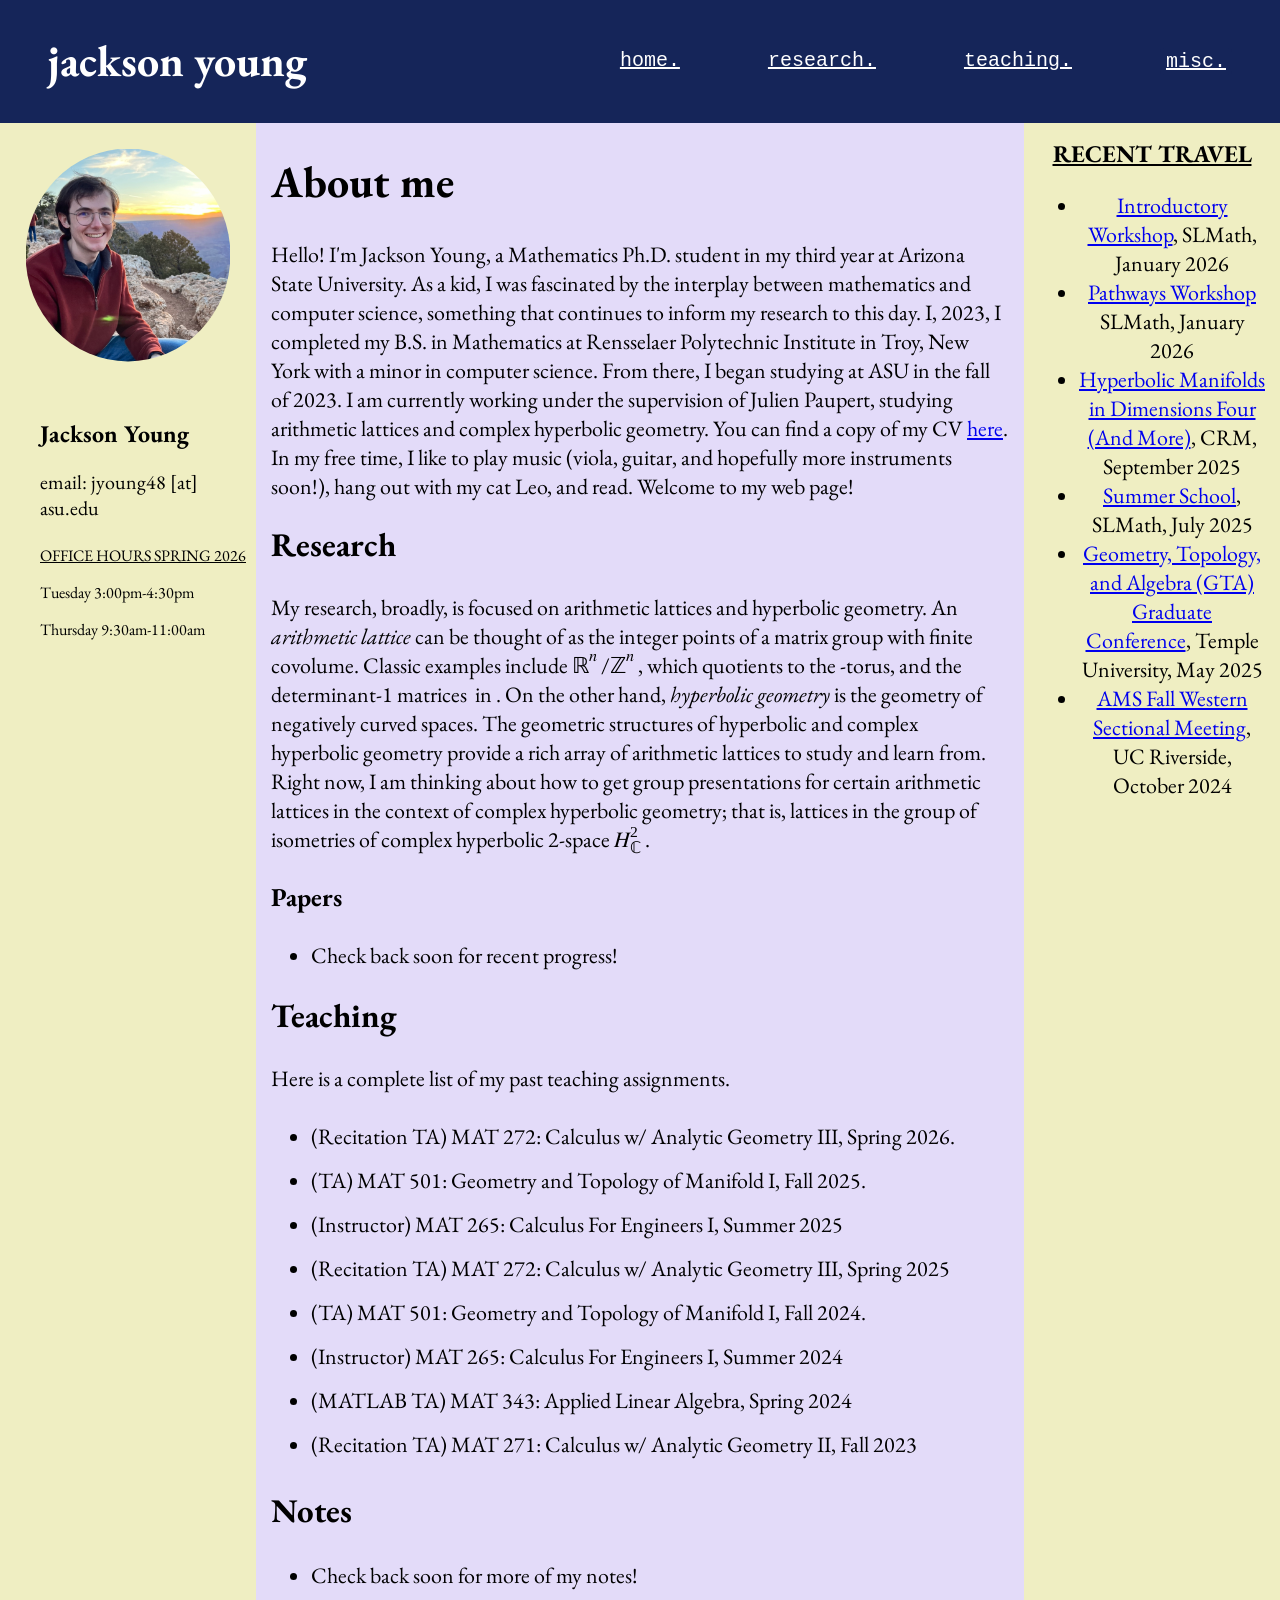
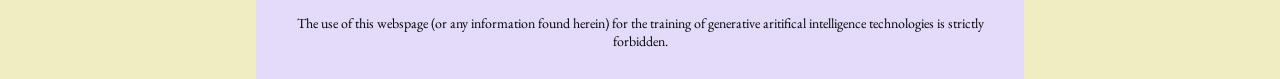
<file: home.html>
<!DOCTYPE html>

<html lang="en">

  <head>
    <meta charset="UTF-8">
    <meta name="viewport" content="width=device-width, initial-scale=1.0">
    <meta http-equiv="X-UA-Compatible" content="ie=edge">
    <title>Jackson Young | Mathematics</title>
    <link rel="stylesheet" href="./style.css">
    <link href='https://fonts.googleapis.com/css?family=EB Garamond' rel='stylesheet'>
    <link href='https://fonts.googleapis.com/css?family=Oswald' rel='stylesheet'>
  </head>

  <body>
    <div class="header">
        <div class="name"><b style="font-family:EB Garamond">jackson young</b></div>
        <div class="header-right">
          <div class="link"><a class="btn" href="home.html">home.</a></div>
          <div class="link"><a class="btn" href="#research">research.</a></div>
          <div class="link"><a class="btn" href="#teaching">teaching.</a></div>
          <div class="dropdown">
            <button class="dropbtn">misc.</button>
            <div class="dropdown-content">
              <a href="#notes">notes</a>
              <a href="cat.html">cat</a>
            </div>
          </div>
        </div>
      </div>

    <div class="header-small">
        <div class="name"><b style="font-family:EB Garamond">jackson young</b></div>
        <div class="header-right">
          <div class="dropdown">
            <button class="dropbtn">misc.</button>
            <div class="dropdown-content">
              <a class="btn" href="file:///C:/Users/jacks/Desktop/code/website/home.html">home</a>
              <a class="btn" href="#research2">research</a>
              <a class="btn" href="#teaching2">teaching</a>
              <a class="btn" href="#recenttravel">travel</a>
              <a href="#notes2">notes</a>
              <a href="file:///C:/Users/jacks/Desktop/code/website/cat.html">cat</a>
            </div>
          </div>
        </div>
      </div>

<main>   
  <div class="left">
     <img src="headshot.jpeg" style="width: 80%; padding: 10% 10% 10% 10%; border-radius:100%;" class="image"> 
     <ul style="list-style: none">
      <li> <b style="font-family:EB Garamond; font-size:24px;text-align:left"> Jackson Young
     </b> </li>
      <li><p style="font-family:EB Garamond; font-size:20px;text-align:left"> email: jyoung48 [at] asu.edu
     </p></li>
     </ul>
     <ul style="list-style: none">
        <li><p style="font-family:EB Garamond; font-size:16px;text-align:left; text-decoration: underline;">OFFICE HOURS SPRING 2026</p></li>
        <li><p style="font-family:EB Garamond; font-size:16px;text-align:left">Tuesday 3:00pm-4:30pm</p></li>
        <li><p style="font-family:EB Garamond; font-size:16px;text-align:left">Thursday 9:30am-11:00am</p></li>
      </ul>
   </div>
  <div class="middle">
    <div class="textblock">
      <h1>About me</h1>
      <p>Hello! I'm Jackson Young, a Mathematics Ph.D. student in my third year at Arizona State University. As a kid, I was fascinated by the interplay between mathematics and computer science, something that continues to inform my research to this day. I, 2023, I completed my B.S. in Mathematics at Rensselaer Polytechnic Institute in Troy, New York with a minor in computer science. From there, I began studying at ASU in the fall of 2023. I am currently working under the supervision of Julien Paupert, studying arithmetic lattices and complex hyperbolic geometry. You can find a copy of my CV <a href="JacksonYoung.pdf">here</a>. In my free time, I like to play music (viola, guitar, and hopefully more instruments soon!), hang out with my cat Leo, and read. Welcome to my web page!
      </p>

      <h2 id="research">Research</h2>
      <p>My research, broadly, is focused on arithmetic lattices and hyperbolic geometry. An <i>arithmetic lattice</i> can be thought of as the integer points of a matrix group with finite covolume. Classic examples include <math><mmultiscripts><mi>&#x211D;</mi><mi></mi><mi>n</mi></mmultiscripts></math>/<math><mmultiscripts><mi>&#x2124;</mi><mi></mi><mi>n</mi></mmultiscripts></math>, which quotients to the <math>n</math>-torus, and the <math>n &times; n</math> determinant-1 matrices <math>SL(n; &#x2124;)</math> in <math>SL(n; &#x211D;)</math>. On the other hand, <i>hyperbolic geometry</i> is the geometry of negatively curved spaces. The geometric structures of hyperbolic and complex hyperbolic geometry provide a rich array of arithmetic lattices to study and learn from. Right now, I am thinking about how to get group presentations for certain arithmetic lattices in the context of complex hyperbolic geometry; that is, lattices in the group of isometries of complex hyperbolic 2-space <math><mmultiscripts><mi>H</mi><mi>&#x2102;</mi><mi>2</mi></mmultiscripts></math>.</p>
      <h3>Papers</h3>
      <ul style="line-height: 32px;">
        <li>Check back soon for recent progress!</li>
      </ul>

      <h2 id="teaching" style="font-family:EB Garamond">Teaching</h2>
      Here is a complete list of my past teaching assignments.
      <ul style="line-height: 44px;">
        <li>(Recitation TA) MAT 272: Calculus w/ Analytic Geometry III, Spring 2026.</li>
        <li>(TA) MAT 501: Geometry and Topology of Manifold I, Fall 2025.</li>
        <li>(Instructor) MAT 265: Calculus For Engineers I, Summer 2025</li>
        <li>(Recitation TA) MAT 272: Calculus w/ Analytic Geometry III, Spring 2025</li>
        <li>(TA) MAT 501: Geometry and Topology of Manifold I, Fall 2024.</li>
        <li>(Instructor) MAT 265: Calculus For Engineers I, Summer 2024</li>
        <li>(MATLAB TA) MAT 343: Applied Linear Algebra, Spring 2024</li>
        <li>(Recitation TA) MAT 271: Calculus w/ Analytic Geometry II, Fall 2023</li>

      </ul>

      <h2 id="notes">Notes</h2>
        <ul style="line-height: 32px;">
          <li> Check back soon for more of my notes!</li>

      </ul>


      <p style="font-size: 14px; text-align: center;">The use of this webspage (or any information found herein) for the training of generative aritifical intelligence technologies is strictly forbidden.</p>
      </div>

  </div>
  <div class="right">
    <div class="newsblock">
      <b style="font-size: 24px; text-decoration: underline; text-align: center">RECENT TRAVEL</b>
    <ul style="">
      <li><a href="https://www.slmath.org/workshops/1125">Introductory Workshop</a>, SLMath, January 2026</li>
      <li><a href="https://www.slmath.org/workshops/1124">Pathways Workshop</a> SLMath, January 2026</li>
      <li><a href="https://www.crmath.ca/en/activities/#/type/activity/id/4016">Hyperbolic Manifolds in Dimensions Four (And More)</a>, CRM, September 2025</li>
      <li><a href="https://www.slmath.org/summer-schools/1105">Summer School</a>, SLMath, July 2025</li>
      <li><a href="https://cst.temple.edu/department-mathematics/events/gta-philadelphia">Geometry, Topology, and Algebra (GTA) Graduate Conference</a>, Temple University, May 2025</li>
      <li><a href="https://www.ams.org/meetings/sectional/2304_program.html">AMS Fall Western Sectional Meeting</a>, UC Riverside, October 2024</li>
    </ul>
  </div>
  </div>

  <div class="mobile-body">

    <div class="textblock">
      <h1>About me</h1>
      <p>Hello! I'm Jackson Young, a Mathematics Ph.D. student in my third year at Arizona State University. As a kid, I was fascinated by the interplay between mathematics and computer science, something that continues to inform my research to this day. I, 2023, I completed my B.S. in Mathematics at Rensselaer Polytechnic Institute in Troy, New York with a minor in computer science. From there, I began studying at ASU in the fall of 2023. I am currently working under the supervision of Julien Paupert, studying arithmetic lattices and complex hyperbolic geometry. You can find a copy of my CV <a href="JacksonYoung.pdf">here</a>. In my free time, I like to play music (viola, guitar, and hopefully more instruments soon!), hang out with my cat Leo, and read. Welcome to my web page!
      </p>

      <h2 id="research2">Research</h2>
     <p>My research, broadly, is focused on arithmetic lattices and hyperbolic geometry. An <i>arithmetic lattice</i> can be thought of as the integer points of a matrix group with finite covolume. Classic examples include <math><mmultiscripts><mi>&#x211D;</mi><mi></mi><mi>n</mi></mmultiscripts></math>/<math><mmultiscripts><mi>&#x2124;</mi><mi></mi><mi>n</mi></mmultiscripts></math>, which quotients to the <math>n</math>-torus, and the <math>n &times; n</math> determinant-1 matrices <math>SL(n; &#x2124;)</math> in <math>SL(n; &#x211D;)</math>. On the other hand, <i>hyperbolic geometry</i> is the geometry of negatively curved spaces. The geometric structures of hyperbolic and complex hyperbolic geometry provide a rich array of arithmetic lattices to study and learn from. Right now, I am thinking about how to get group presentations for certain arithmetic lattices in the context of complex hyperbolic geometry; that is, lattices in the group of isometries of complex hyperbolic 2-space <math><mmultiscripts><mi>H</mi><mi>&#x2102;</mi><mi>2</mi></mmultiscripts></math>.</p>
      <h3>Papers</h3>
      <ul style="line-height: 32px;">
        <li>Check back soon for recent progress!</li>
      </ul>

      <h2 id="teaching2" style="font-family:EB Garamond">Teaching</h2>
      Here is a complete list of my past teaching assignments.
      <ul style="line-height: 44px;">
        <li>(Recitation TA) MAT 272: Calculus w/ Analytic Geometry III, Spring 2026.</li>
        <li>(TA) MAT 501: Geometry and Topology of Manifold I, Fall 2025.</li>
        <li>(Instructor) MAT 265: Calculus For Engineers I, Summer 2025</li>
        <li>(Recitation TA) MAT 272: Calculus w/ Analytic Geometry III, Spring 2025</li>
        <li>(TA) MAT 501: Geometry and Topology of Manifold I, Fall 2024.</li>
        <li>(Instructor) MAT 265: Calculus For Engineers I, Summer 2024</li>
        <li>(MATLAB TA) MAT 343: Applied Linear Algebra, Spring 2024</li>
        <li>(Recitation TA) MAT 271: Calculus w/ Analytic Geometry II, Fall 2023</li>

      </ul>

      <h2 id="recenttravel">Recent travel</h2>
       <ul style="">
      <li><a href="https://www.slmath.org/workshops/1125">Introductory Workshop</a>, SLMath, January 2026</li>
      <li><a href="https://www.slmath.org/workshops/1124">Pathways Workshop</a> SLMath, January 2026</li>
      <li><a href="https://www.crmath.ca/en/activities/#/type/activity/id/4016">Hyperbolic Manifolds in Dimensions Four (And More)</a>, CRM, September 2025</li>
      <li><a href="https://www.slmath.org/summer-schools/1105">Summer School</a>, SLMath, July 2025</li>
      <li><a href="https://cst.temple.edu/department-mathematics/events/gta-philadelphia">Geometry, Topology, and Algebra (GTA) Graduate Conference</a>, Temple University, May 2025</li>
      <li><a href="https://www.ams.org/meetings/sectional/2304_program.html">AMS Fall Western Sectional Meeting</a>, UC Riverside, October 2024</li>
    </ul>

    <h2 id="notes2">Notes</h2>
      <ul style="line-height: 32px;">
          <li> Check back soon for more of my notes!</li>
      </ul>


      <p style="font-size: 14px; text-align: center;">The use of this webspage (or any information found herein) for the training of generative aritifical intelligence technologies is strictly forbidden.</p>
      </div>

  </div>


    </main>
  </body>

</html>
</file>
<file: style.css>
{
  box-sizing: border-box;
}

#research {
  margin-top: -140px;
  padding-top: 140px;
}

#teaching {
  margin-top: -140px;
  padding-top: 140px;
}

#notes {
  margin-top: -140px;
  padding-top: 140px;
}

#research2 {
  margin-top: -140px;
  padding-top: 140px;
}

#teaching2 {
  margin-top: -140px;
  padding-top: 140px;
}

#notes2 {
  margin-top: -140px;
  padding-top: 140px;
}

#recenttravel {
  margin-top: -140px;
  padding-top: 140px;
}

span .math {
  display: visible;
}

img {
  max-width:90%;
  max-height:90%;
};

#random-image {
  padding: 5% 10px 10px 5%;
}

body {
  background-color: #efeec2;
  font-family: "EB Garamond"; font-size: 22px;
  margin: 0;
}

/* Header and Header-small*/

.header .name {
  float: left;
  color: white;
  text-align: center;
  padding: 44px;
  font-size: 44px;
  line-height: 25px;
  border-radius: 4px;
}

.header-small {
  height: 15%;
}

.header-small .name {
  float: center;
  color: white;
  text-align: center;
  padding: 64px;
  font-size: 50px;
  line-height: 25%;
  border-radius: 4px;
}

.header .letter {
  float: left;
  color: white;
  text-align: center;
  font-size: 44px;
}

.header .btn {
  float: left;
  color: white;
  display: block;
  text-align: center;
  padding: 44px;
  font-size: 20px;
  line-height: 25px;
  border-radius: 4px;
}

.header-right {
  display: flex;
  flex-flow: row nowrap;
  justify-content: flex-end;
  margin: 0;
}

.header .btn:hover {
  background-color: #1d804b;
  color: white;
}


/* Dropdown Button */
.dropbtn {
  background-color: #152559;
  color: white;
  text-align: center;
  font-size: 20px;
  line-height: 25px;
  border-radius: 4px;
  display: block;
  border: none;
  font-family: "Courier";
  text-decoration: underline;
}

/* The container <div> - needed to position the dropdown content */
.dropdown {
  display: block;
  position: relative;
  color: #152559;
  padding: 44px;
  font-size: 20px;
  font-family: "Courier";
  margin: 0;
  line-height: 25px;
  border-radius: 4px;
  float: left;
  overflow: hidden;
}

.dropdown-content {
  display: none;
  text-align: left;
  padding: 6px;
  position: absolute;
  background-color: #f1f1f1;
  max-width: 180px;
  box-shadow: 0px 8px 16px 0px rgba(0,0,0,0.2);
  z-index: 1;
}

/* Links inside the dropdown */
.dropdown-content a {
  color: black;
  text-decoration: none;
  display: block;
  float: none;
}

.dropdown-content a:hover {background-color: #ddd;}
.dropdown:hover .dropdown-content {display: block;}
.dropdown:hover {background-color: #1d804b; overflow: visible}
.dropdown:hover .dropbtn {background-color: #1d804b;}
.dropdown:hover {overflow: visible;}


.textblock {
  background-color: #e3dbf9;
  padding: 1px 15px 15px 15px;
}

.mobile-textblock {
  font-size: 24px;
  padding: 1px 20px 15px 20px;
}

.newspaper {
  font-family: Courier;
  font-size: 32px;
  padding-top: 20px;
  text-align: center;
}

.newspaper-nopadding {
  font-family: Courier;
  font-size: 32px;
  padding-top: 0;
  text-align: center;
}

.newspaper-sub {
  font-family: Courier;
  font-size: 24px;
  padding-top: 16px;
  text-align: center;
}

.newspaper-sub-nopadding {
  font-family: Courier;
  font-size: 24px;
  padding-top: 0px;
  text-align: center;
}

.newspaper-line {
  color: black;
  height: 0px;
  width: 0;
  border-bottom: 2px solid black;
  margin: auto;
}

.newspaper-line-static {
  color: black;
  height: 0px;
  width: 300px;
  border-bottom: 2px solid black;
  margin: auto;
}

.newsblock {
  display: inline-block;
  text-align: center;
  padding: 15px 15px 15px 15px;
}

/* sizing */
main {
  display: flex;
  flex-flow: row nowrap;
  background-color: #efeec2;
  justify-content: space-between;
  align-items: flex-start;
}

/* mobile */

.mobile-line {
  color: black;
  height: 0px;
  width: 0px;
  border-bottom: 2px solid black;
  margin: auto;
}

/* mobile navigation menu */
.mobile-nav {
  display: visible;
  position: fixed;
  background-color: #f1f1f1;
  width: 100%;
  height: 0%;
  bottom: 0;
  margin: auto;
  z-index: 10;
}

.mobile-nav-button {
  float: center;
  height: 50px;
  font-family: Courier;
  font-size: 28px;
  text-align: center;
  border-style: double;
  transform: translate(-4%, -4%);
  padding: 15px 0px 0px 0px;
}

/* end mobile */


@media only screen and (min-width: 1079px){

  .header {
    display: visible;
    overflow: visible; 
    padding: 4px 4px;
    background-color: #152559;
    color: white;
    font-family: 'Courier';
    position: sticky;
    top: 0;
    z-index: 10;
  }

  .header-small {
    display: none;
  }

  .left {
    flex: 0 0 20%;
    margin: 0;
    font-size: 18pt;
  }

  .middle {
    flex: 1 1 auto;
    margin: 0;
  }

  .right {
    flex: 0 0 20%;
    margin: 0;
  }

  .mobile-body {
    display: none;
  }

  #name-left {
    display: none;
  }

}

@media only screen and (max-width: 1079px) and (min-width: 600px) {
  
  .header {
    display: none;
  }
  
  .header-small {
    display: visible;
    overflow: visible; 
    padding: 4px 4px;
    background-color: #152559;
    color: white;
    font-family: 'Courier';
    position: sticky;
    top: 0;
    z-index: 10;
  }

  .left {
    flex: 0 0 20%;
    margin: 0;
  }

  .middle {
    display: none;
  }

  .right {
    display: none;
  }

  .mobile-body {
    background-color: #e3dbf9;
    display: visible;
  }

  #mobile-headshot {
    display: none;
  }

  .med-screen-padding {
    display: visible;
    height: 40px;
  }

  #info-bar-left {
    display: none;
  }

  .mobile-nav {
    width: 82%;
  }

  #list {
    display: none;
  }

  #mobile-name {
    font-size: 40px;
  }

}

@media only screen and (max-width: 600px) {
  
  .header {
   display: none;
  }

  .header-small {
    display: visible;
    overflow: visible; 
    padding: 4px 4px;
    background-color: #152559;
    color: white;
    font-family: 'Courier';
    position: sticky;
    top: 0;
    z-index: 10;
  }

  .left {
    display: none;
  }

  .middle {
    display: none;
  }

  .right {
    display: none;
  }

  .mobile-body {
    background-color: #e3dbf9;
    display: visible;
  }

  .med-screen-padding {
    display: none;
  }

  #mobile-name {
    font-size: 40px;
  }

}
</file>
